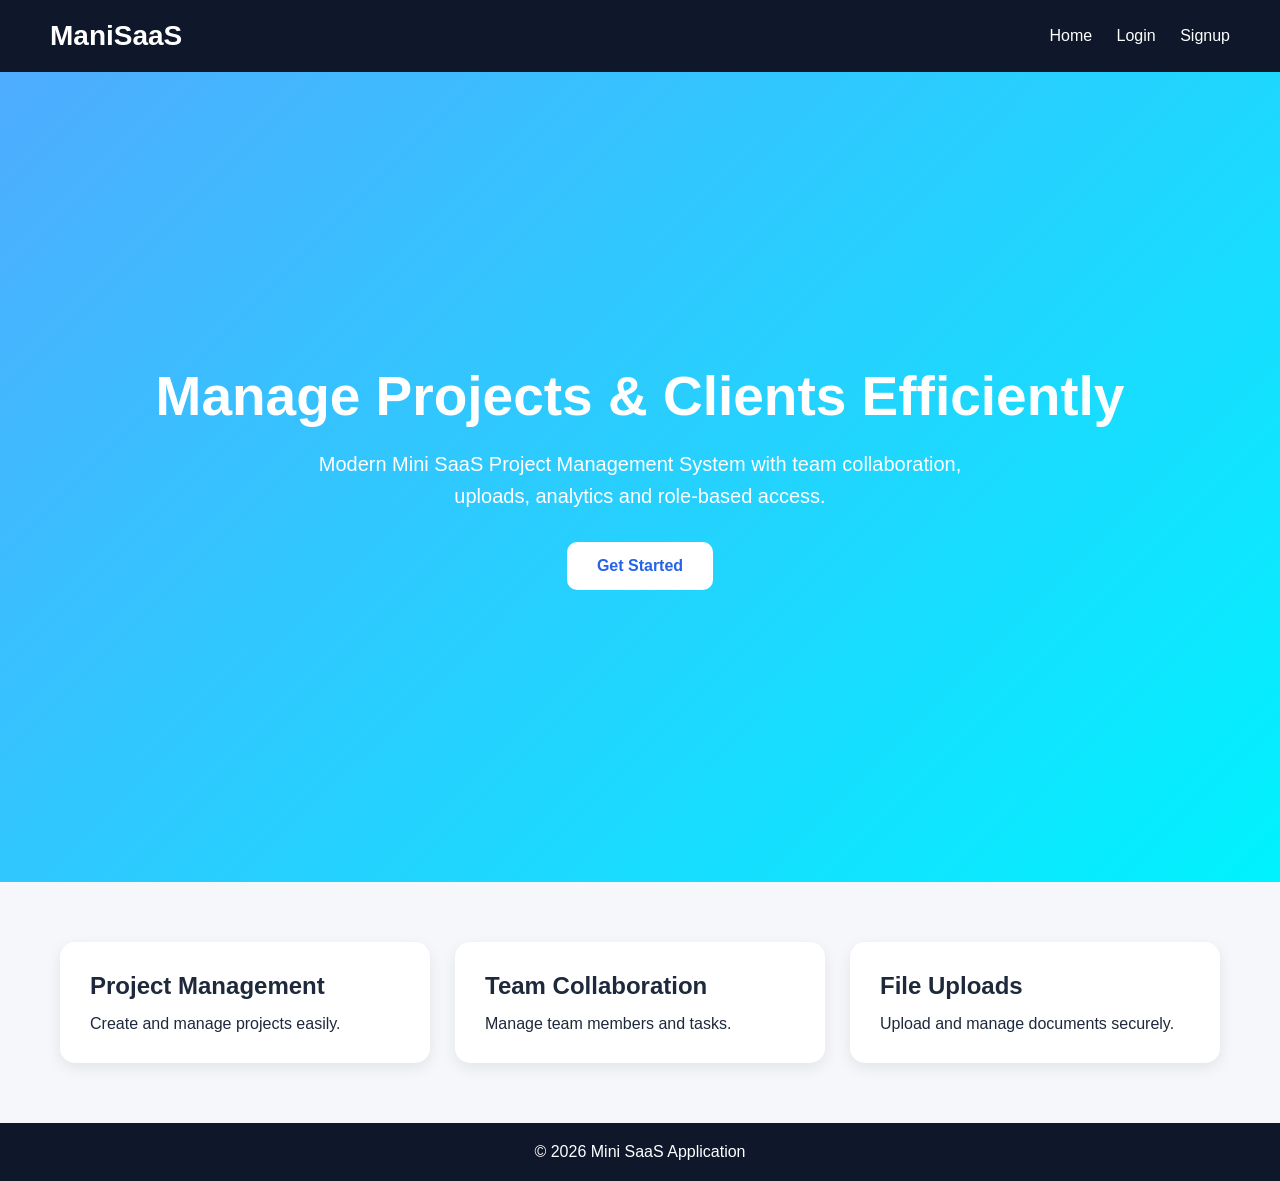
<file: NewMini/index.html>
<!DOCTYPE html>
<html lang="en">
<head>
  <meta charset="UTF-8">
  <meta name="viewport" content="width=device-width, initial-scale=1.0">
  <title>ProManage</title>
  <link rel="stylesheet" href="css/style.css">
</head>
<body>

<header class="navbar">

  <div class="logo">ManiSaaS</div>

  <nav>
    <a href="index.html">Home</a>
    <a href="login.html">Login</a>
    <a href="signup.html">Signup</a>
  </nav>

</header>

<section class="hero">

  <div class="hero-content">

    <h1>Manage Projects & Clients Efficiently</h1>

    <p>
      Modern Mini SaaS Project Management System
      with team collaboration, uploads, analytics
      and role-based access.
    </p>

    <a href="signup.html" class="hero-btn">
      Get Started
    </a>

  </div>

</section>

<section class="features">

  <div class="feature-card">
    <h2>Project Management</h2>
    <p>Create and manage projects easily.</p>
  </div>

  <div class="feature-card">
    <h2>Team Collaboration</h2>
    <p>Manage team members and tasks.</p>
  </div>

  <div class="feature-card">
    <h2>File Uploads</h2>
    <p>Upload and manage documents securely.</p>
  </div>

</section>

<footer>
  <p>© 2026 Mini SaaS Application</p>
</footer>

</body>
</html>
</file>
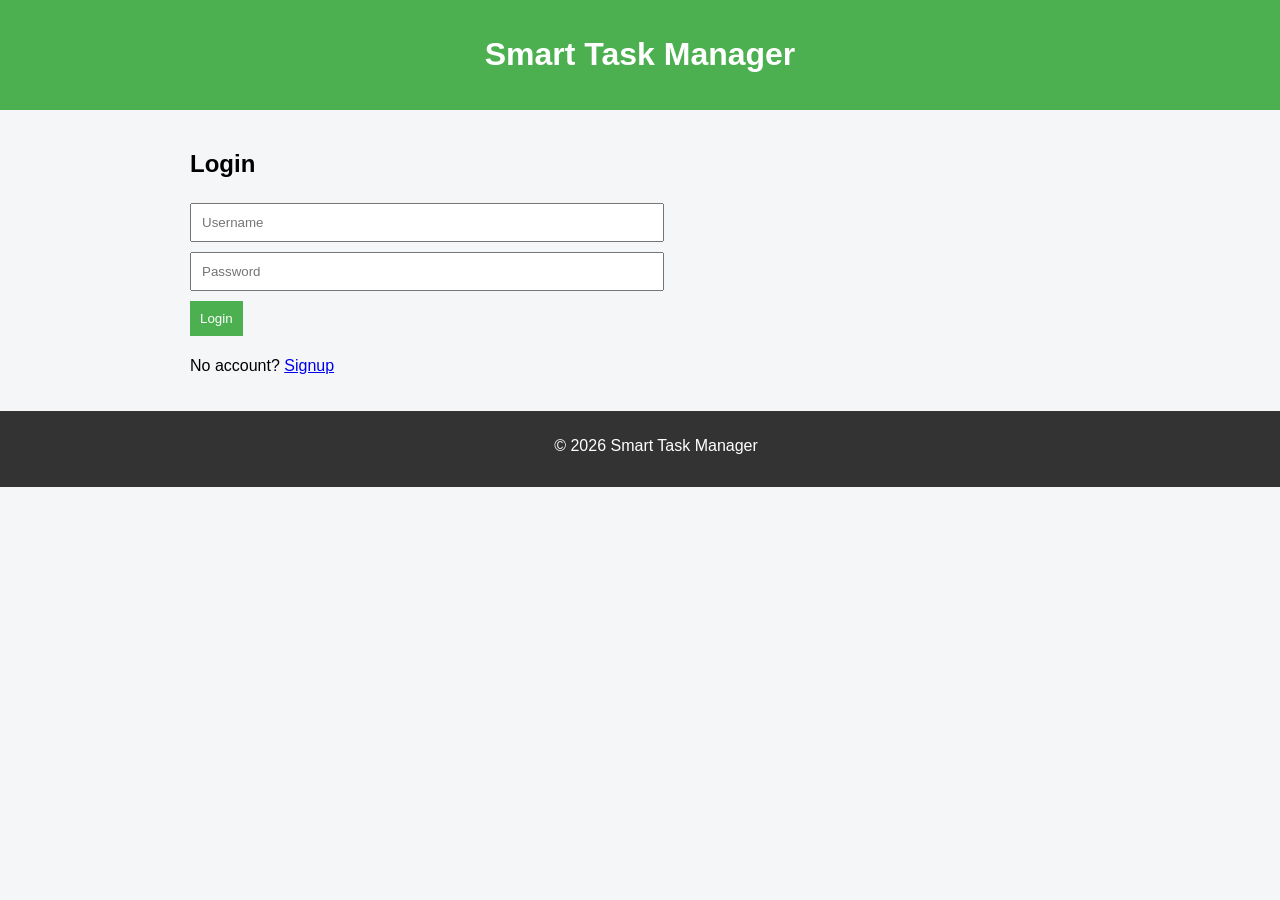
<file: smart/index.html>
<!DOCTYPE html>
<html lang="en">
<head>
<meta charset="UTF-8">
<meta name="viewport" content="width=device-width, initial-scale=1.0">
<title>Smart Task Manager</title>

<style>
body { font-family: Arial; background:#f4f6f8; margin:0; }
.container { max-width:900px; margin:auto; padding:20px; }
.hidden { display:none; }

 header { background:#4CAF50; color:white; padding:15px; text-align:center; }

input, select {
  padding:10px;
  margin:5px 0;
  width:50%;
}

button {
  padding:10px;
  background:#4CAF50;
  color:white;
  border:none;
  margin:5px 0;
  cursor:pointer;
}

.task {
  background:white;
  padding:10px;
  margin:5px 0;
  display:flex;
  justify-content:space-between;
}

.completed {
  text-decoration: line-through;
  color:gray;
}

footer {
  background-color: #333;
  color: #fff;
  padding: 1rem;
  text-align: center;
  /*position: fixed;
  bottom: 0;*/
  width: 100%;
  padding-top: 10px;
}
</style>
</head>

<body>
<header><h1>Smart Task Manager</h1></header>
<div class="container">

<!-- LOGIN -->
<div id="loginBox">
  <h2>Login</h2>
  <input id="loginUser" placeholder="Username">
  <input id="loginPass" type="password" placeholder="Password">
  <br>
  <button onclick="login()">Login</button>

  <p>No account? <a href="#" onclick="showSignup()">Signup</a></p>
</div>

<!-- SIGNUP -->
<div id="signupBox" class="hidden">
  <h2>Signup</h2>
  <input id="signupUser" placeholder="Username">
  <input id="signupPass" type="password" placeholder="Password">
  <br>
  <button onclick="signup()">Signup</button>

  <p>Already have account? <a href="#" onclick="showLogin()">Login</a></p>
  <!--  <a href="#" onclick="showLogin()">Login</a>-->
</div>

<!-- APP -->
<div id="app" class="hidden">
  <button onclick="logout()">Logout</button>

  <h2>Tasks</h2>

  <input id="taskInput" placeholder="Enter task">
  <select id="priority">
    <option>Low</option>
    <option>Medium</option>
    <option>High</option>
  </select>
<input type="date" id="dueDate">
<br>
  <button onclick="addTask()">Add Task</button>

<br><br>
  <!-- Stats -->
  <div id="stats"></div>
  <div style="background:#ddd;height:10px">
    <div id="progressBar" style="height:10px;width:0%;background:green"></div>
  </div>
<br>
  <!-- Filters -->
  <button onclick="setFilter('all')">All</button>
  <button onclick="setFilter('completed')">Completed</button>
  <button onclick="setFilter('pending')">Pending</button>

  <div id="taskList"></div>
</div>

</div>
<footer>
      <p>&copy; 2026 Smart Task Manager</p>
    </footer>
<script>
let user_id = null;
let tasks = [];
let filter = 'all';

/* ================= AUTH ================= */

function showSignup() {
  loginBox.classList.add('hidden');
  signupBox.classList.remove('hidden');
}

function showLogin() {
  signupBox.classList.add('hidden');
  loginBox.classList.remove('hidden');
}

function signup() {
  fetch('api/signup.php', {
    method: 'POST',
    body: new URLSearchParams({
      username: signupUser.value,
      password: signupPass.value
    })
  })
  .then(res => res.text())
  .then(msg => {
    alert(msg);
    showLogin();
  });
}

function login() {
  fetch('api/login.php', {
    method: 'POST',
    body: new URLSearchParams({
      username: loginUser.value,
      password: loginPass.value
    })
  })
  .then(res => res.json())
  .then(data => {
    if (data.status === 'success') {
      user_id = data.user_id;

      loginBox.classList.add('hidden');
      app.classList.remove('hidden');

      loadTasks();
    } else {
      alert("Invalid login");
    }
  });
}

function logout() {
  location.reload();
}

/* ================= TASKS ================= */

function loadTasks() {
  fetch(`api/get_tasks.php?user_id=${user_id}`)
  .then(res => res.json())
  .then(data => {
    tasks = data;
    render();
  });
}

function addTask() {
  fetch('api/add_task.php', {
    method: 'POST',
    body: new URLSearchParams({
      user_id: user_id,
      text: taskInput.value,
      priority: priority.value,
      date: dueDate.value
      
    })
  })
  .then(res => res.text())
  .then(msg => {
    alert(msg);
      taskInput.value = '';
    loadTasks();
  });
  /*
  .then(() => {
    taskInput.value = '';
    loadTasks();
  });*/
}

function toggleTask(id) {
  fetch('api/toggle_task.php', {
    method: 'POST',
    body: new URLSearchParams({ id })
  }).then(loadTasks);
}

function deleteTask(id) {
  fetch('api/delete_task.php', {
    method: 'POST',
    body: new URLSearchParams({ id })
  }).then(loadTasks);
}

/* ================= UI ================= */

function setFilter(f) {
  filter = f;
  render();
}

function render() {
  let list = document.getElementById('taskList');
  list.innerHTML = '';

  let filtered = tasks;

  if (filter === 'completed')
    filtered = tasks.filter(t => t.completed == 1);

  if (filter === 'pending')
    filtered = tasks.filter(t => t.completed == 0);

  let completed = tasks.filter(t => t.completed == 1).length;
  let total = tasks.length;
  let percent = total ? Math.round((completed / total) * 100) : 0;

  stats.innerHTML = `
    Total: ${total} | Completed: ${completed} | Pending: ${total - completed}
  `;

  progressBar.style.width = percent + '%';

  filtered.forEach(t => {
    list.innerHTML += `
      <div class="task">
        <div class="${t.completed == 1 ? 'completed' : ''}">
          ${t.text} (${t.priority}) ${t.due_date}
        </div>
        <div>
          <button onclick="toggleTask(${t.id})">✔</button>
          <button onclick="deleteTask(${t.id})">X</button>
        </div>
      </div>
    `;
  });
}
</script>

</body>
</html>
</file>
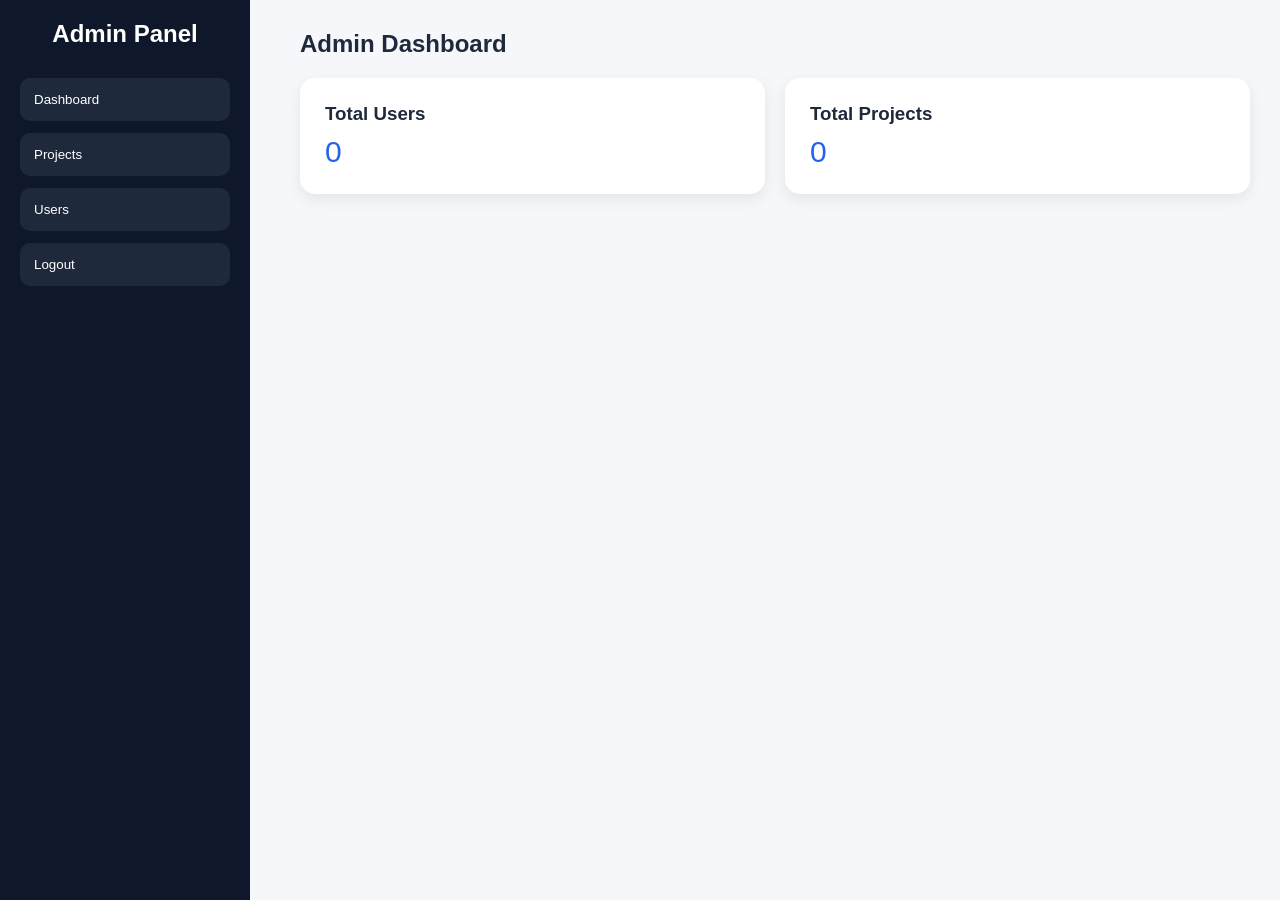
<file: NewMini/admin.html>
<!DOCTYPE html>
<html>
<head>
  <title>Admin Dashboard</title>
  <link rel="stylesheet" href="css/style.css">
</head>
<body>

<div class="sidebar">

  <h2>Admin Panel</h2>

  <button onclick="showSection('adminDashboard')">
    Dashboard
  </button>

  <button onclick="showSection('manageProjects')">
    Projects
  </button>

  <button onclick="showSection('manageUsers')">
    Users
  </button>

  <button onclick="logout()">
    Logout
  </button>

</div>

<div class="main-content">

<section id="adminDashboard" class="section">

<h1>Admin Dashboard</h1>

<div class="cards">

  <div class="card">
    <h3>Total Users</h3>
    <p id="totalUsers">0</p>
  </div>

  <div class="card">
    <h3>Total Projects</h3>
    <p id="totalProjects">0</p>
  </div>

 

</div>

</section>

<section id="manageProjects" class="section hidden">

<h1>Manage Projects</h1>

<div id="projectList"></div>

</section>

<section id="manageUsers" class="section hidden">

<h1>Manage Users</h1>

<div class="user-card">
<div id="userList"></div>

</div>

</section>

</div>

<script src="js/app.js"></script>
</body>
</html>
</file>
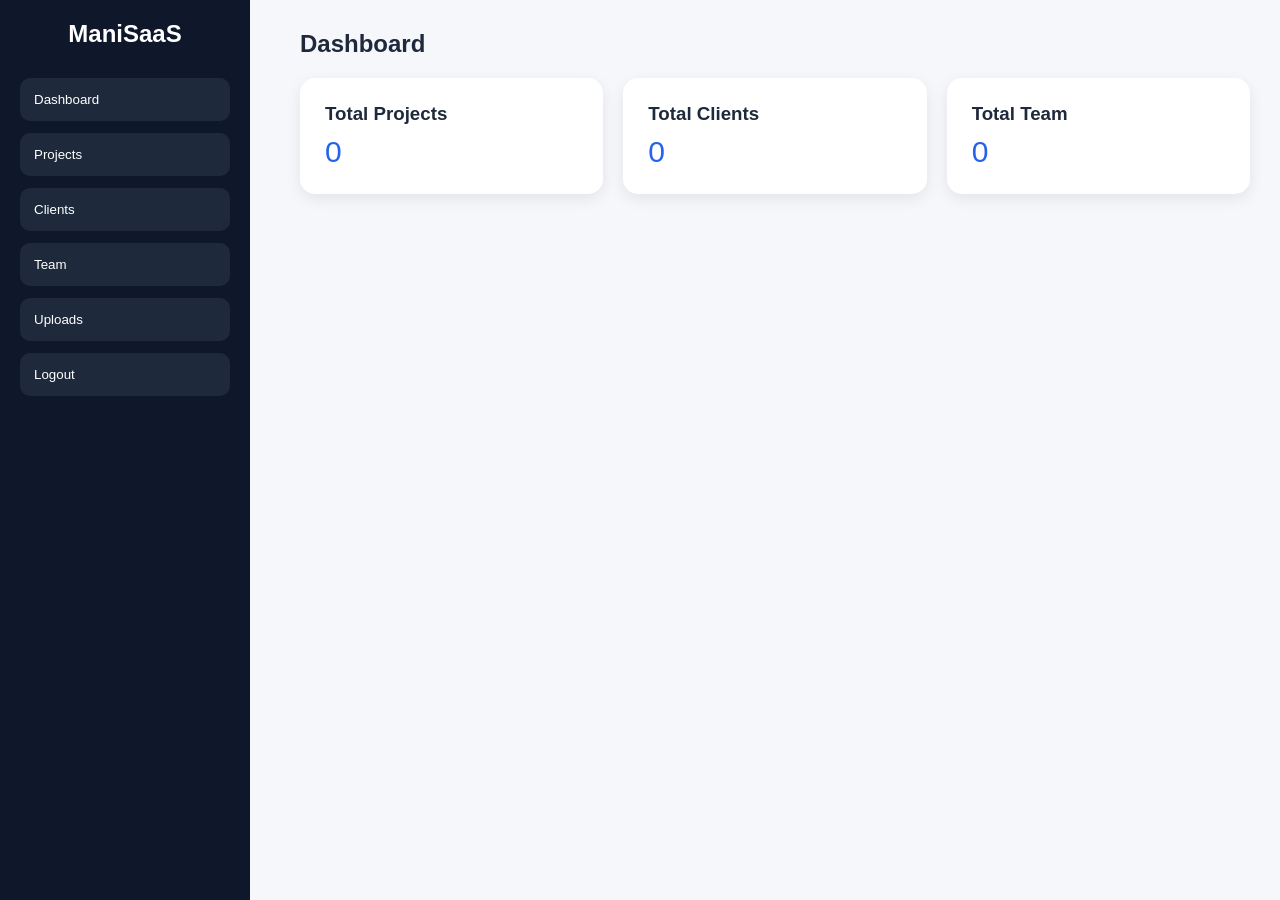
<file: NewMini/dashboard.html>
<!DOCTYPE html>
<html>
<head>
  <title>Dashboard</title>
  <link rel="stylesheet" href="css/style.css">
</head>
<body>

<div class="sidebar">

  <h2>ManiSaaS</h2>

  <button onclick="showSection('dashboard')">
    Dashboard
  </button>

  <button onclick="showSection('projects')">
    Projects
  </button>

  <button onclick="showSection('clients')">
    Clients
  </button>

  <button onclick="showSection('team')">
    Team
  </button>

  <button onclick="showSection('uploads')">
    Uploads
  </button>

  <button onclick="logout()">
    Logout
  </button>

</div>

<div class="main-content">

<section id="dashboard" class="section">

<h1>Dashboard</h1>

<div class="cards">

<div class="card">
<h3>Total Projects</h3>
<p id="totalProjects">0</p>
</div>

<div class="card">
<h3>Total Clients</h3>
<p id="totalClients">0</p>
</div>

<div class="card">
<h3>Total Team</h3>
<p id="totalTeam">0</p>
</div>

</div>

</section>

<section id="projects" class="section hidden">

<h1>Projects</h1>

<div class="form-grid">

<input
type="text"
id="projectTitle"
placeholder="Project Title"
>

<input
type="text"
id="projectDescription"
placeholder="Description"
>

<select id="projectStatus">
<option>Pending</option>
<option>In Progress</option>
<option>Completed</option>
</select>

<input
type="date"
id="projectDeadline"
>

<button onclick="addProject()">
Add Project
</button>

</div>

<div id="projectList"></div>

</section>

<section id="clients" class="section hidden">

<h1>Clients</h1>

<div class="form-grid">

<input
type="text"
id="clientName"
placeholder="Client Name"
>

<input
type="email"
id="clientEmail"
placeholder="Client Email"
>

<input
type="text"
id="clientCompany"
placeholder="Company"
>

<button onclick="addClient()">
Add Client
</button>

</div>

<div id="clientList"></div>

</section>

<section id="team" class="section hidden">

<h1>Team Members</h1>

<div class="form-grid">

<input
type="text"
id="teamName"
placeholder="Team Member Name"
>

<input
type="text"
id="teamRole"
placeholder="Role"
>

<input
type="email"
id="teamEmail"
placeholder="Email"
>

<button onclick="addTeam()">
Add Team Member
</button>

</div>

<div id="teamList"></div>

</section>

<section id="uploads" class="section hidden">

<h1>File Uploads</h1>

<input type="file" id="fileInput">

<button onclick="uploadFile()">
Upload File
</button>

<div id="fileList"></div>

</section>

</div>

<div id="notification"></div>

<script src="js/app.js"></script>
</body>
</html>
</file>
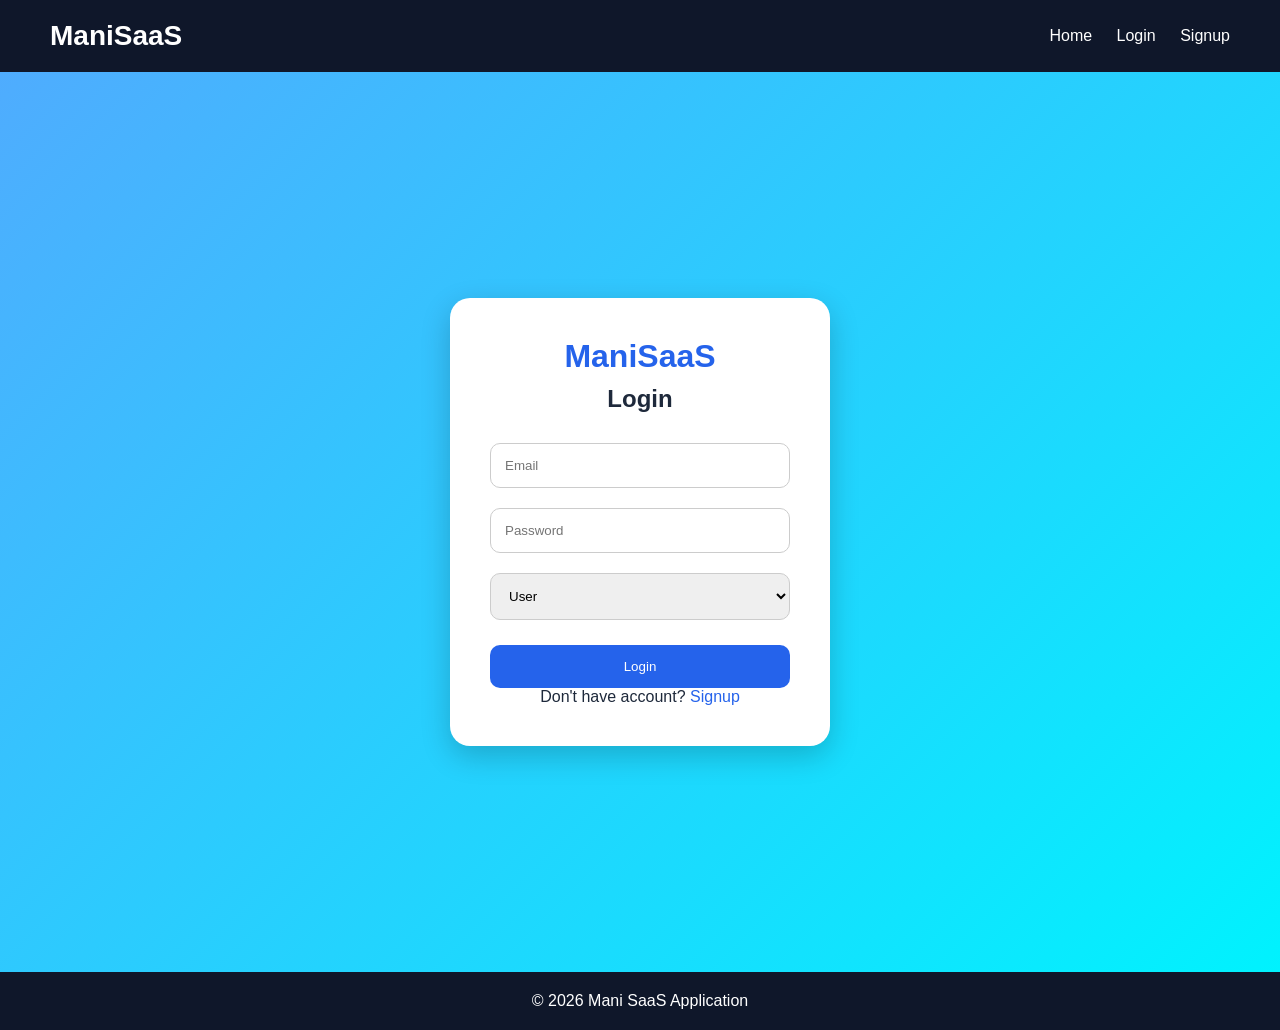
<file: NewMini/login.html>
<!DOCTYPE html>
<html>
<head>
  <title>Login</title>
  <link rel="stylesheet" href="css/style.css">
</head>
<body>
<header class="navbar">

  <div class="logo">ManiSaaS</div>

  <nav>
    <a href="index.html">Home</a>
    <a href="login.html">Login</a>
    <a href="signup.html">Signup</a>
  </nav>

</header>
<div class="auth-container">

  <div class="auth-card">

    <h1>ManiSaaS</h1>

    <h2>Login</h2>

    <input
      type="email"
      id="loginEmail"
      placeholder="Email"
    >

    <input
      type="password"
      id="loginPassword"
      placeholder="Password"
    >

    <select id="loginRole">
      <option value="user">User</option>
      <option value="admin">Admin</option>
    </select>

    <button onclick="login()">
      Login
    </button>

    <p>
      Don't have account?
      <a href="signup.html">Signup</a>
    </p>

  </div>

</div>
<footer>
  <p>© 2026 Mani SaaS Application</p>
</footer>
<script src="js/app.js"></script>
</body>
</html>
</file>
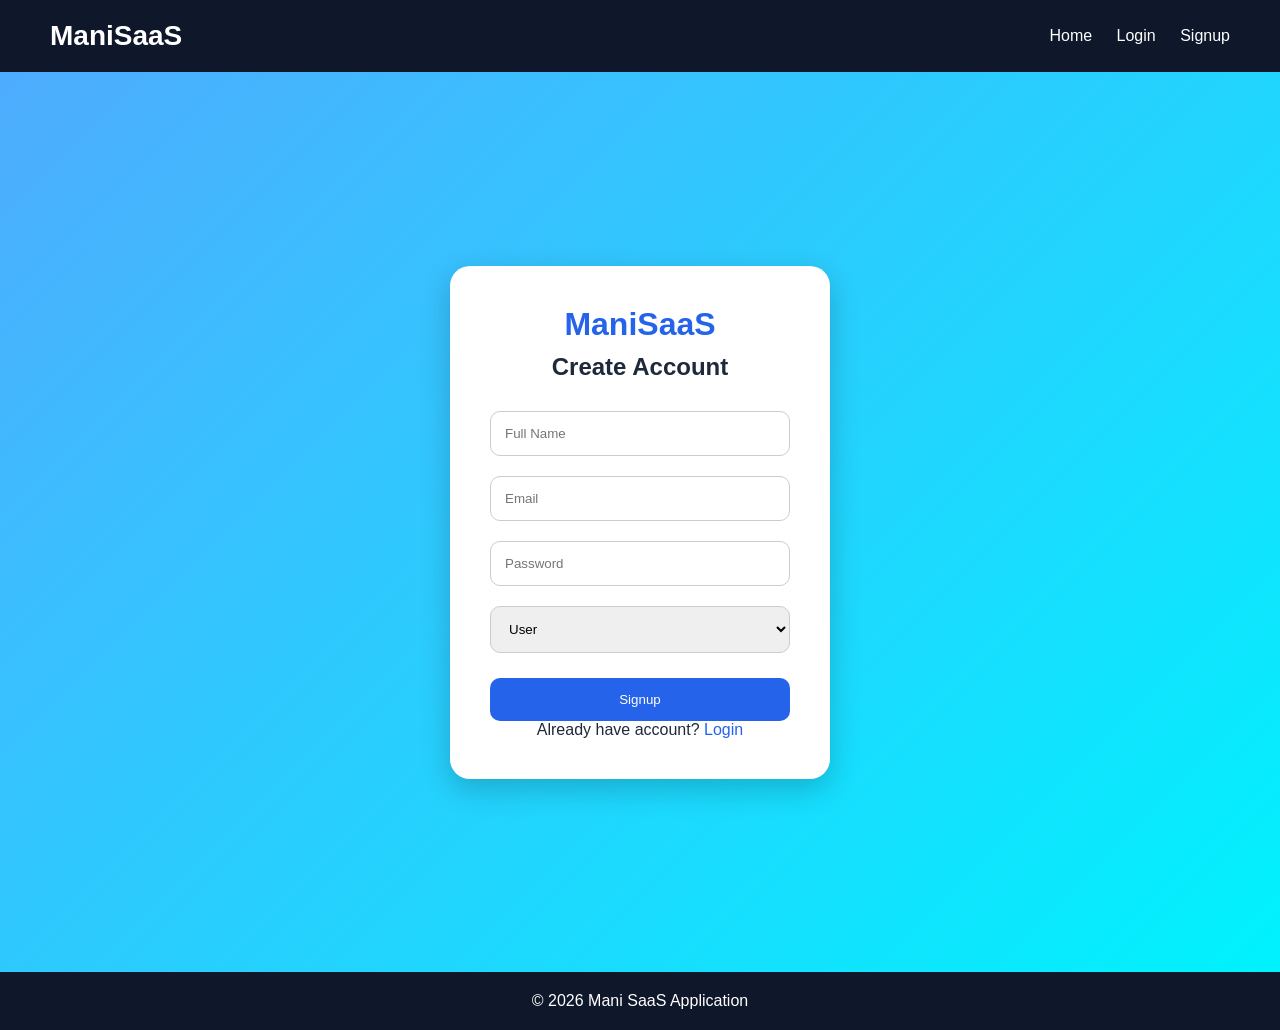
<file: NewMini/signup.html>
<!DOCTYPE html>
<html>
<head>
  <title>Signup</title>
  <link rel="stylesheet" href="css/style.css">
</head>
<body>
<header class="navbar">

  <div class="logo">ManiSaaS</div>

  <nav>
    <a href="index.html">Home</a>
    <a href="login.html">Login</a>
    <a href="signup.html">Signup</a>
  </nav>

</header>
<div class="auth-container">

  <div class="auth-card">

    <h1>ManiSaaS</h1>

    <h2>Create Account</h2>

    <input
      type="text"
      id="signupName"
      placeholder="Full Name"
    >

    <input
      type="email"
      id="signupEmail"
      placeholder="Email"
    >

    <input
      type="password"
      id="signupPassword"
      placeholder="Password"
    >

    <select id="signupRole">
      <option value="user">User</option>
      <option value="admin">Admin</option>
    </select>

    <button onclick="signup()">
      Signup
    </button>

    <p>
      Already have account?
      <a href="login.html">Login</a>
    </p>

  </div>

</div>
<footer>
  <p>© 2026 Mani SaaS Application</p>
</footer>
<script src="js/app.js"></script>
</body>
</html>
</file>
<file: NewMini/css/style.css>
/* ================= GLOBAL ================= */

*{
  margin:0;
  padding:0;
  box-sizing:border-box;
  font-family:Arial, sans-serif;
}

body{
  background:#f5f7fb;
  color:#1e293b;
}

.hidden{
  display:none;
}


/* ================= NAVBAR ================= */

.navbar{
  display:flex;
  justify-content:space-between;
  align-items:center;
  padding:20px 50px;
  background:#0f172a;
}

.logo{
  color:white;
  font-size:28px;
  font-weight:bold;
}

.navbar nav a{
  color:white;
  text-decoration:none;
  margin-left:20px;
  transition:0.3s;
}

.navbar nav a:hover{
  color:#38bdf8;
}


/* ================= HERO ================= */

.hero{
  height:90vh;
  display:flex;
  justify-content:center;
  align-items:center;
  text-align:center;
  background:linear-gradient(135deg,#4facfe,#00f2fe);
  color:white;
  padding:20px;
}

.hero-content h1{
  font-size:55px;
  margin-bottom:20px;
}

.hero-content p{
  font-size:20px;
  max-width:700px;
  margin:auto;
  line-height:1.6;
}

.hero-btn{
  display:inline-block;
  margin-top:30px;
  padding:15px 30px;
  background:white;
  color:#2563eb;
  text-decoration:none;
  border-radius:10px;
  font-weight:bold;
  transition:0.3s;
}

.hero-btn:hover{
  transform:scale(1.05);
}


/* ================= FEATURES ================= */

.features{
  display:grid;
  grid-template-columns:repeat(auto-fit,minmax(250px,1fr));
  gap:25px;
  padding:60px;
}

.feature-card{
  background:white;
  padding:30px;
  border-radius:15px;
  box-shadow:0 5px 15px rgba(0,0,0,0.08);
  transition:0.3s;
}

.feature-card:hover{
  transform:translateY(-5px);
}

.feature-card h2{
  margin-bottom:15px;
}


/* ================= AUTH ================= */

.auth-container{
  height:100vh;
  display:flex;
  justify-content:center;
  align-items:center;
  background:linear-gradient(135deg,#4facfe,#00f2fe);
}

.auth-card{
  width:380px;
  background:white;
  padding:40px;
  border-radius:20px;
  text-align:center;
  box-shadow:0 10px 30px rgba(0,0,0,0.2);
}

.auth-card h1{
  color:#2563eb;
  margin-bottom:10px;
}

.auth-card h2{
  margin-bottom:20px;
}

.auth-card input,
.auth-card select{
  width:100%;
  padding:14px;
  margin:10px 0;
  border-radius:10px;
  border:1px solid #ccc;
}

.auth-card button{
  width:100%;
  padding:14px;
  border:none;
  border-radius:10px;
  background:#2563eb;
  color:white;
  cursor:pointer;
  margin-top:15px;
  transition:0.3s;
}

.auth-card button:hover{
  background:#1d4ed8;
}

.auth-card a{
  color:#2563eb;
  text-decoration:none;
}


/* ================= SIDEBAR ================= */

.sidebar{
  position:fixed;
  left:0;
  top:0;
  width:250px;
  height:100vh;
  background:#0f172a;
  padding:20px;
  overflow-y:auto;
}

.sidebar h2{
  color:white;
  text-align:center;
  margin-bottom:30px;
}

.sidebar button{
  width:100%;
  padding:14px;
  margin-bottom:12px;
  background:#1e293b;
  color:white;
  border:none;
  border-radius:10px;
  cursor:pointer;
  transition:0.3s;
  text-align:left;
}

.sidebar button:hover{
  background:#2563eb;
  transform:translateX(5px);
}


/* ================= MAIN CONTENT ================= */

.main-content{
  margin-left:270px;
  padding:30px;
}


/* ================= CARDS ================= */

.cards{
  display:grid;
  grid-template-columns:repeat(auto-fit,minmax(220px,1fr));
  gap:20px;
  margin-top:20px;
}

.card{
  background:white;
  padding:25px;
  border-radius:15px;
  box-shadow:0 5px 15px rgba(0,0,0,0.08);
}

.card h3{
  margin-bottom:10px;
}

.card p{
  font-size:30px;
  color:#2563eb;
}


/* ================= FORM GRID ================= */

.form-grid{
  display:grid;
  grid-template-columns:repeat(auto-fit,minmax(220px,1fr));
  gap:15px;
  margin:25px 0;
}

.form-grid input,
.form-grid select{
  padding:14px;
  border-radius:10px;
  border:1px solid #ccc;
}

.form-grid button{
  background:#2563eb;
  color:white;
  border:none;
  border-radius:10px;
  cursor:pointer;
  transition:0.3s;
}

.form-grid button:hover{
  background:#1d4ed8;
}


/* ================= PROJECT/CLIENT/TEAM CARDS ================= */

.project-card,
.client-card,
.team-card,
.user-card,
.file-card{
  background:white;
  padding:20px;
  border-radius:15px;
  margin-bottom:20px;
  box-shadow:0 5px 15px rgba(0,0,0,0.08);
}

.project-card h3,
.client-card h3,
.team-card h3{
  margin-bottom:10px;
}

.project-card p,
.client-card p,
.team-card p{
  margin-bottom:8px;
}


/* ================= BUTTONS ================= */

.edit-btn,
.delete-btn,
.complete-btn{
  padding:10px 15px;
  border:none;
  border-radius:8px;
  cursor:pointer;
  margin-right:10px;
  margin-top:10px;
}

.edit-btn{
  background:#3b82f6;
  color:white;
}

.delete-btn{
  background:#ef4444;
  color:white;
}

.complete-btn{
  background:#10b981;
  color:white;
}


/* ================= FILE INPUT ================= */

#fileInput{
  background:white;
  padding:12px;
  border-radius:10px;
  border:1px solid #ccc;
  width:100%;
  margin-bottom:15px;
}


/* ================= NOTIFICATION ================= */

#notification{
  position:fixed;
  top:20px;
  right:20px;
  background:#10b981;
  color:white;
  padding:15px 25px;
  border-radius:10px;
  display:none;
  z-index:1000;
}


/* ================= FOOTER ================= */

footer{
  background:#0f172a;
  color:white;
  text-align:center;
  padding:20px;
}


/* ================= RESPONSIVE ================= */

@media(max-width:768px){

  .sidebar{
    width:100%;
    height:auto;
    position:relative;
  }

  .main-content{
    margin-left:0;
  }

  .hero-content h1{
    font-size:35px;
  }

  .navbar{
    flex-direction:column;
  }

  .navbar nav{
    margin-top:15px;
  }

}
</file>
